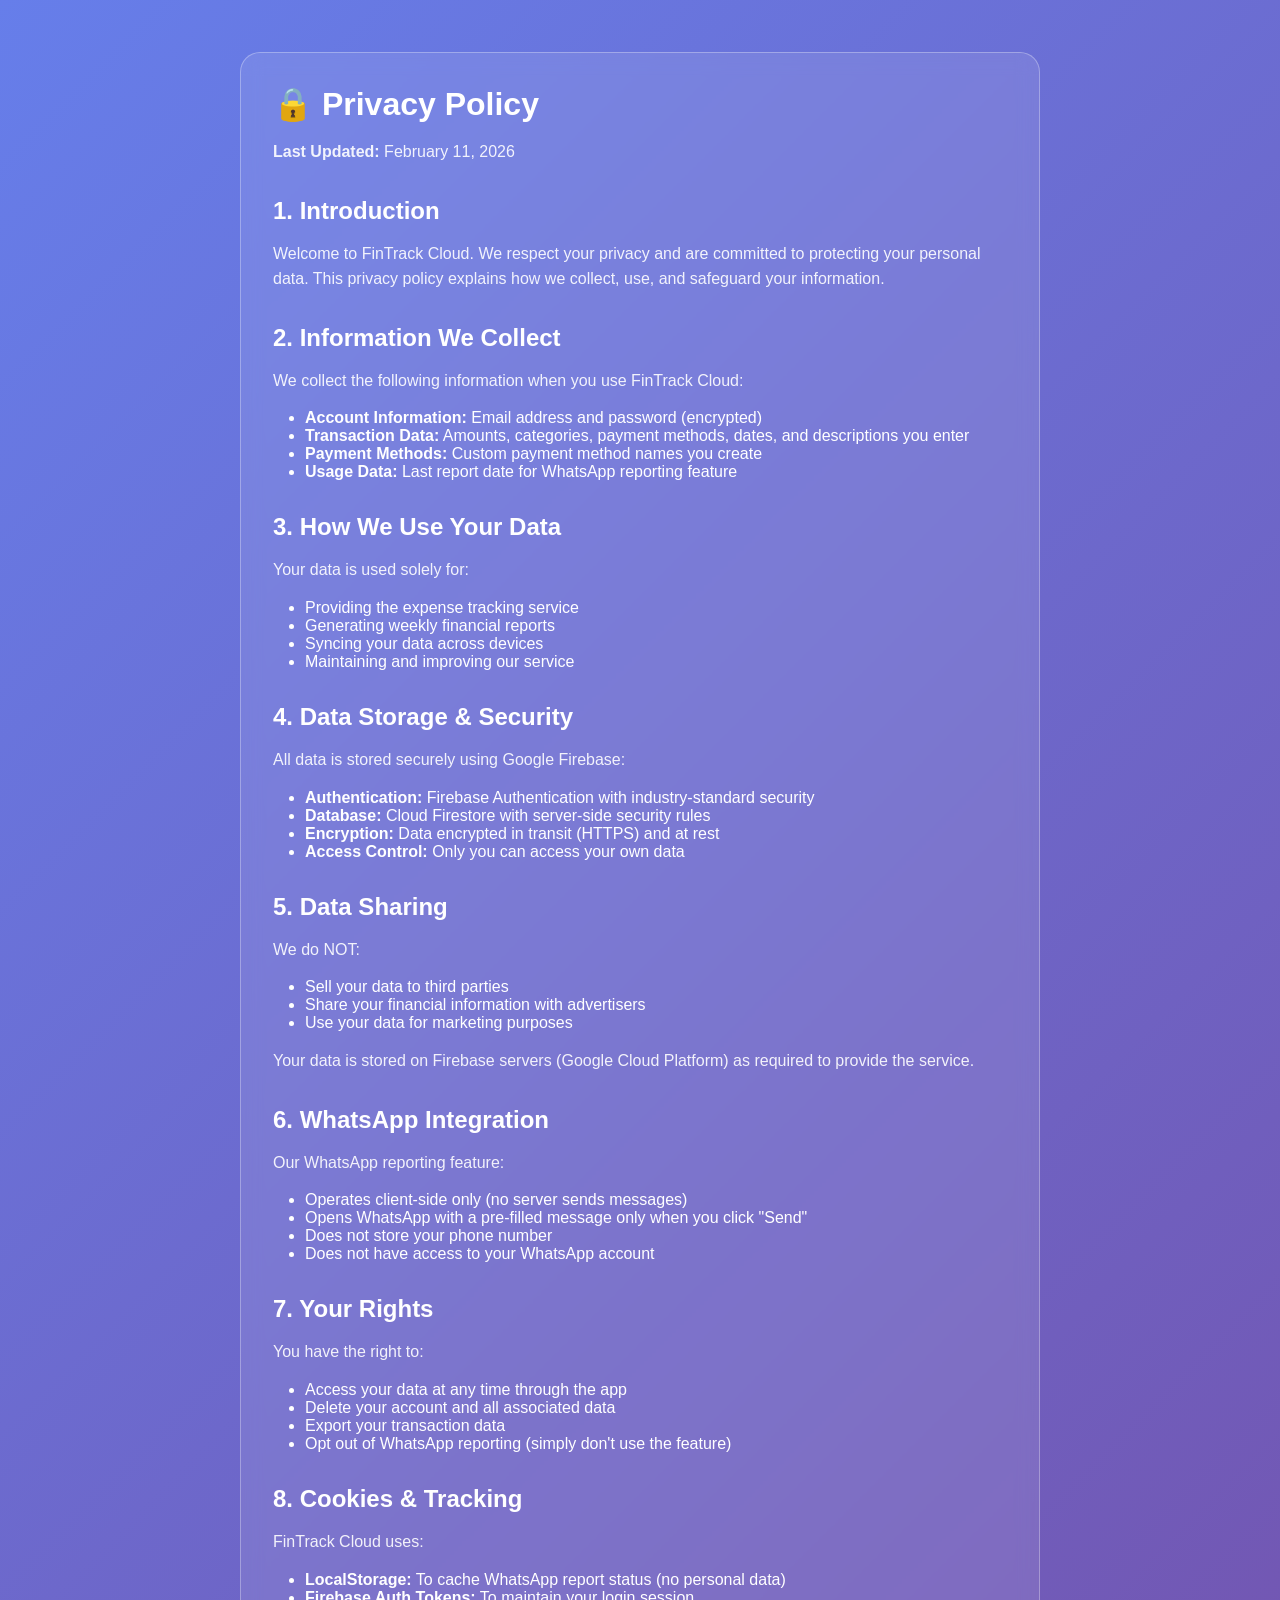
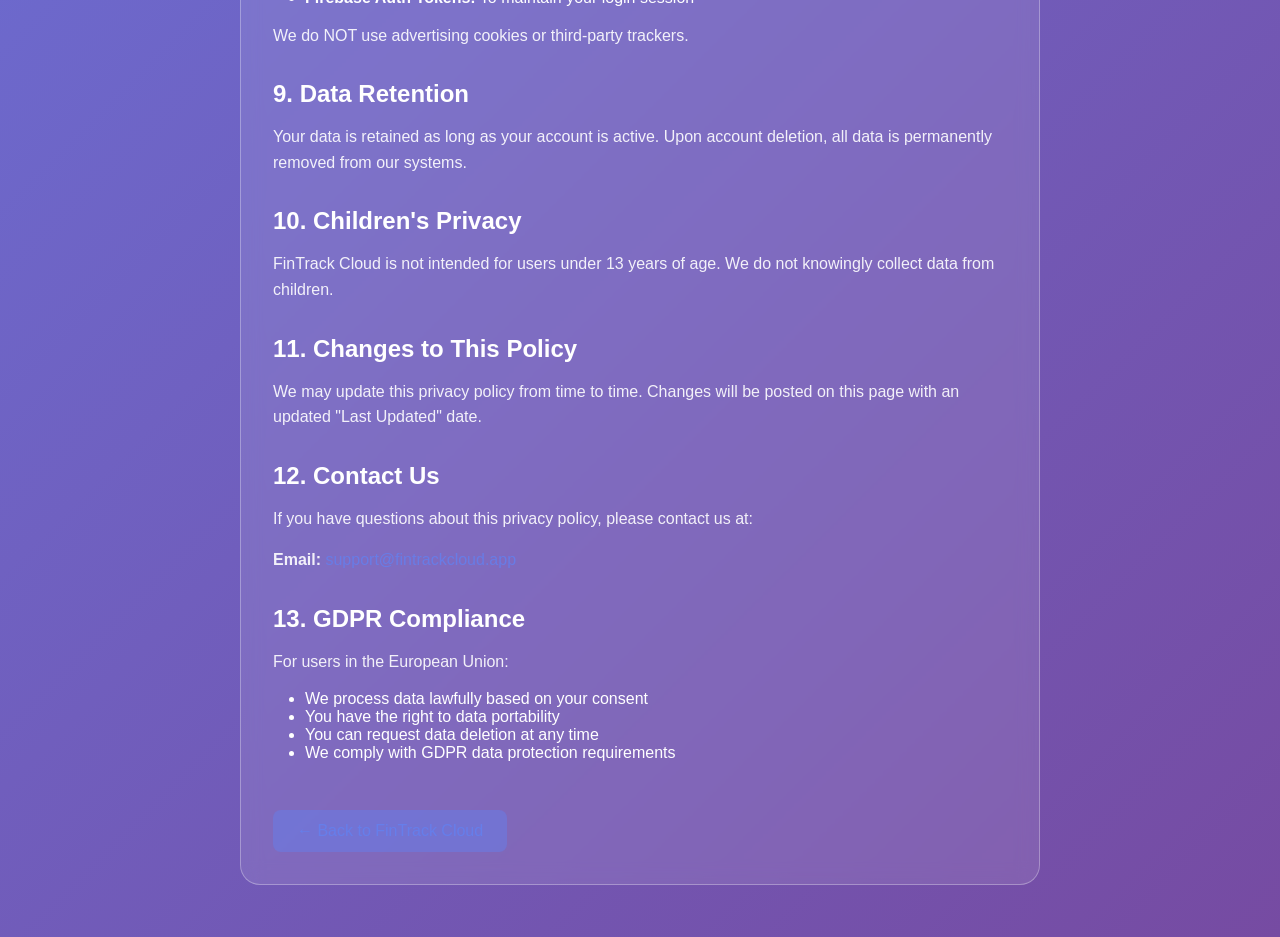
<file: public/privacy.html>
<!DOCTYPE html>
<html lang="en">

<head>
    <meta charset="UTF-8">
    <meta name="viewport" content="width=device-width, initial-scale=1.0">
    <title>Privacy Policy - FinTrack Cloud</title>
    <link rel="stylesheet" href="css/styles.css">
    <style>
        .legal-page {
            max-width: 800px;
            margin: 2rem auto;
            padding: 2rem;
            background: rgba(255, 255, 255, 0.1);
            backdrop-filter: blur(10px);
            border-radius: 20px;
            border: 1px solid rgba(255, 255, 255, 0.3);
            color: white;
        }

        .legal-page h1 {
            font-size: 2rem;
            margin-bottom: 1rem;
        }

        .legal-page h2 {
            font-size: 1.5rem;
            margin-top: 2rem;
            margin-bottom: 1rem;
        }

        .legal-page p {
            line-height: 1.6;
            margin-bottom: 1rem;
            opacity: 0.9;
        }

        .legal-page ul {
            margin-left: 2rem;
            margin-bottom: 1rem;
        }

        .legal-page a {
            color: #667eea;
            text-decoration: none;
        }

        .back-link {
            display: inline-block;
            margin-top: 2rem;
            padding: 0.75rem 1.5rem;
            background: rgba(102, 126, 234, 0.5);
            border-radius: 8px;
            color: white;
            text-decoration: none;
        }
    </style>
</head>

<body>
    <div class="legal-page">
        <h1>🔒 Privacy Policy</h1>
        <p><strong>Last Updated:</strong> February 11, 2026</p>

        <h2>1. Introduction</h2>
        <p>Welcome to FinTrack Cloud. We respect your privacy and are committed to protecting your personal data. This
            privacy policy explains how we collect, use, and safeguard your information.</p>

        <h2>2. Information We Collect</h2>
        <p>We collect the following information when you use FinTrack Cloud:</p>
        <ul>
            <li><strong>Account Information:</strong> Email address and password (encrypted)</li>
            <li><strong>Transaction Data:</strong> Amounts, categories, payment methods, dates, and descriptions you
                enter</li>
            <li><strong>Payment Methods:</strong> Custom payment method names you create</li>
            <li><strong>Usage Data:</strong> Last report date for WhatsApp reporting feature</li>
        </ul>

        <h2>3. How We Use Your Data</h2>
        <p>Your data is used solely for:</p>
        <ul>
            <li>Providing the expense tracking service</li>
            <li>Generating weekly financial reports</li>
            <li>Syncing your data across devices</li>
            <li>Maintaining and improving our service</li>
        </ul>

        <h2>4. Data Storage & Security</h2>
        <p>All data is stored securely using Google Firebase:</p>
        <ul>
            <li><strong>Authentication:</strong> Firebase Authentication with industry-standard security</li>
            <li><strong>Database:</strong> Cloud Firestore with server-side security rules</li>
            <li><strong>Encryption:</strong> Data encrypted in transit (HTTPS) and at rest</li>
            <li><strong>Access Control:</strong> Only you can access your own data</li>
        </ul>

        <h2>5. Data Sharing</h2>
        <p>We do NOT:</p>
        <ul>
            <li>Sell your data to third parties</li>
            <li>Share your financial information with advertisers</li>
            <li>Use your data for marketing purposes</li>
        </ul>
        <p>Your data is stored on Firebase servers (Google Cloud Platform) as required to provide the service.</p>

        <h2>6. WhatsApp Integration</h2>
        <p>Our WhatsApp reporting feature:</p>
        <ul>
            <li>Operates client-side only (no server sends messages)</li>
            <li>Opens WhatsApp with a pre-filled message only when you click "Send"</li>
            <li>Does not store your phone number</li>
            <li>Does not have access to your WhatsApp account</li>
        </ul>

        <h2>7. Your Rights</h2>
        <p>You have the right to:</p>
        <ul>
            <li>Access your data at any time through the app</li>
            <li>Delete your account and all associated data</li>
            <li>Export your transaction data</li>
            <li>Opt out of WhatsApp reporting (simply don't use the feature)</li>
        </ul>

        <h2>8. Cookies & Tracking</h2>
        <p>FinTrack Cloud uses:</p>
        <ul>
            <li><strong>LocalStorage:</strong> To cache WhatsApp report status (no personal data)</li>
            <li><strong>Firebase Auth Tokens:</strong> To maintain your login session</li>
        </ul>
        <p>We do NOT use advertising cookies or third-party trackers.</p>

        <h2>9. Data Retention</h2>
        <p>Your data is retained as long as your account is active. Upon account deletion, all data is permanently
            removed from our systems.</p>

        <h2>10. Children's Privacy</h2>
        <p>FinTrack Cloud is not intended for users under 13 years of age. We do not knowingly collect data from
            children.</p>

        <h2>11. Changes to This Policy</h2>
        <p>We may update this privacy policy from time to time. Changes will be posted on this page with an updated
            "Last Updated" date.</p>

        <h2>12. Contact Us</h2>
        <p>If you have questions about this privacy policy, please contact us at:</p>
        <p><strong>Email:</strong> <a href="mailto:support@fintrackcloud.app">support@fintrackcloud.app</a></p>

        <h2>13. GDPR Compliance</h2>
        <p>For users in the European Union:</p>
        <ul>
            <li>We process data lawfully based on your consent</li>
            <li>You have the right to data portability</li>
            <li>You can request data deletion at any time</li>
            <li>We comply with GDPR data protection requirements</li>
        </ul>

        <a href="/" class="back-link">← Back to FinTrack Cloud</a>
    </div>
</body>

</html>
</file>
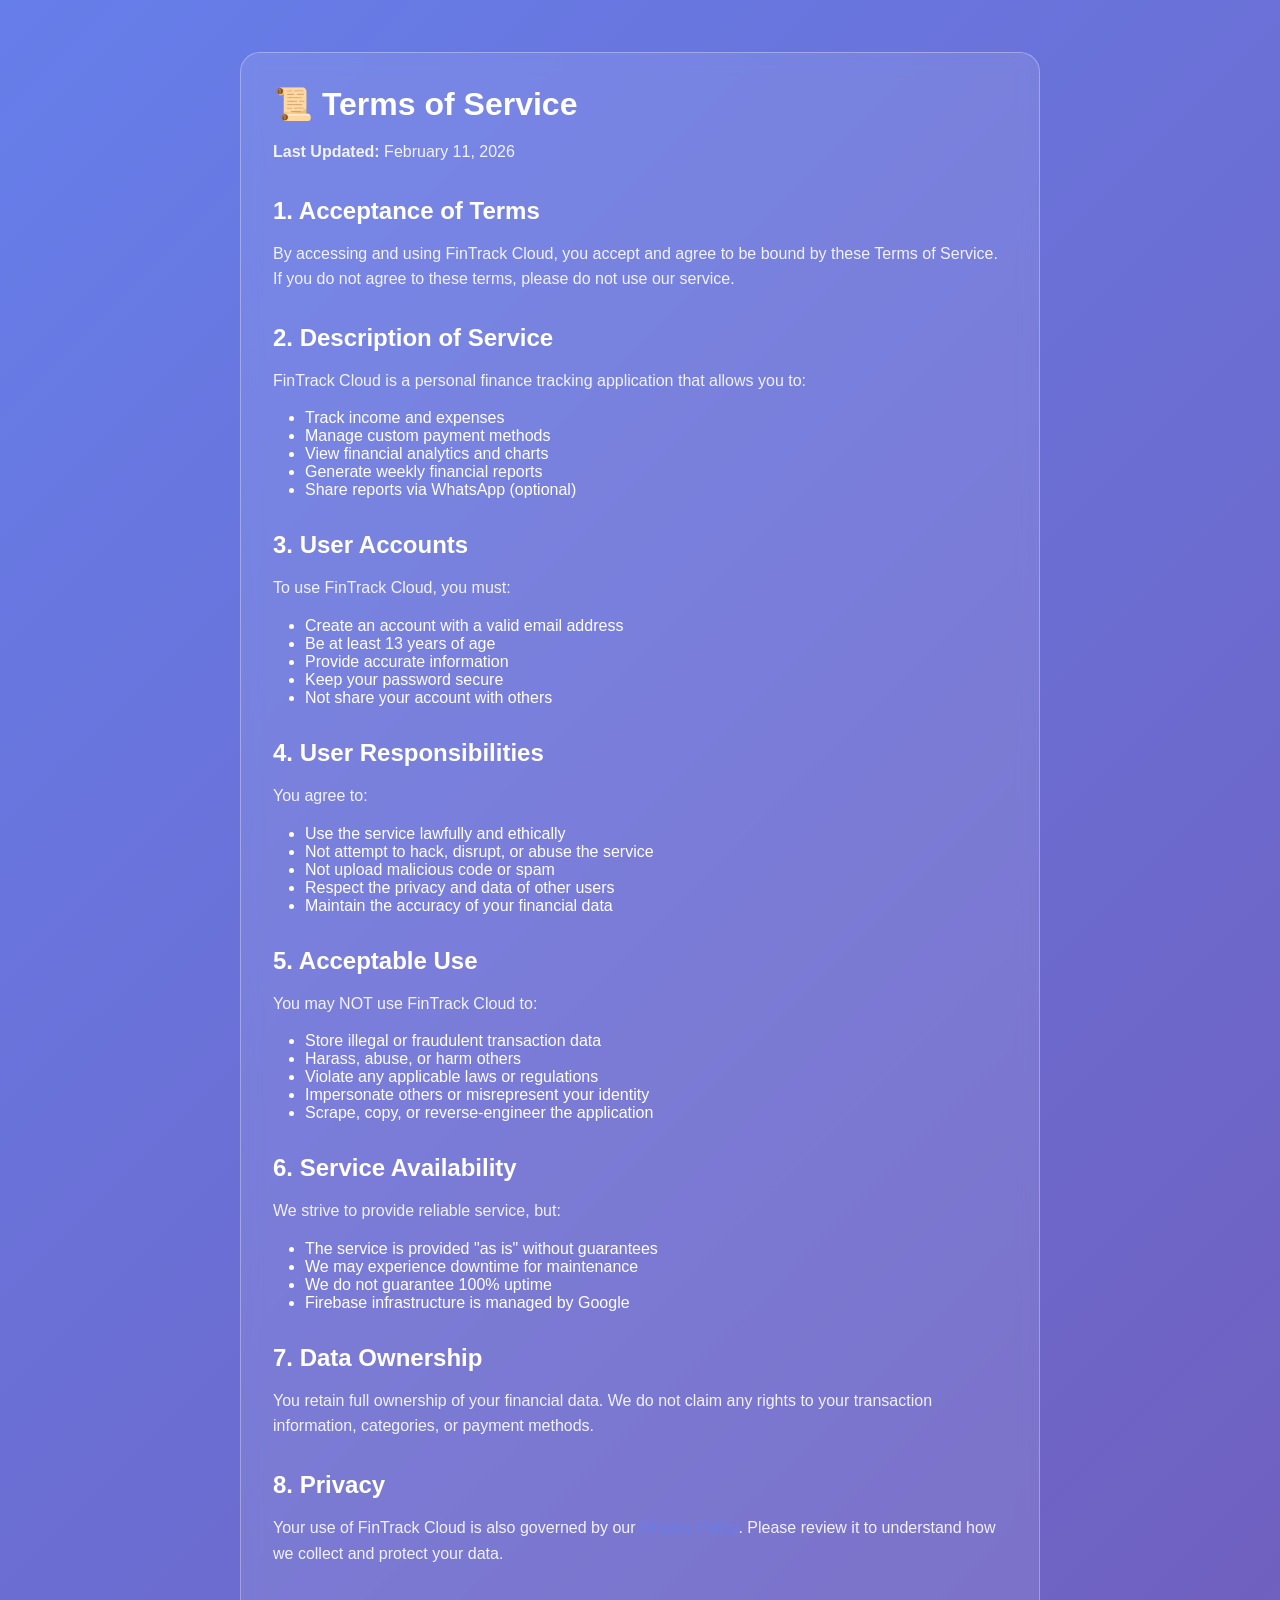
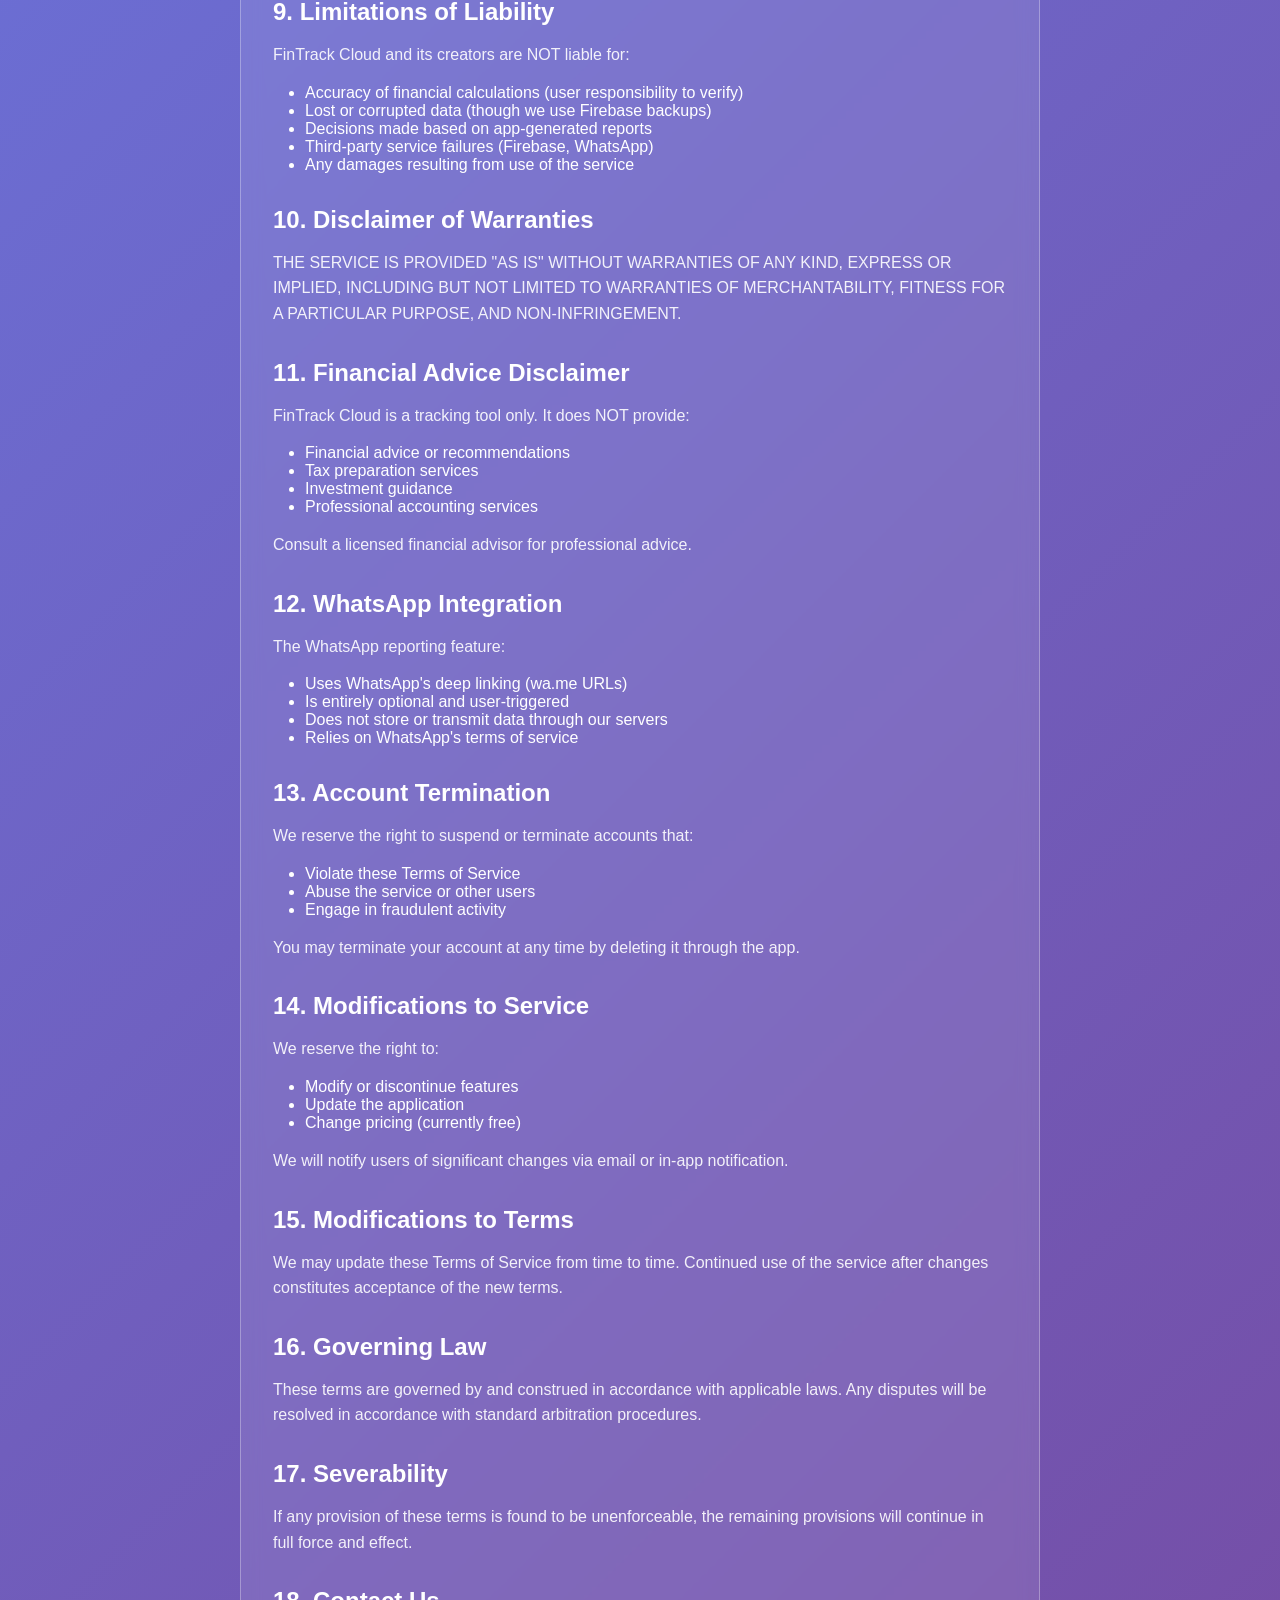
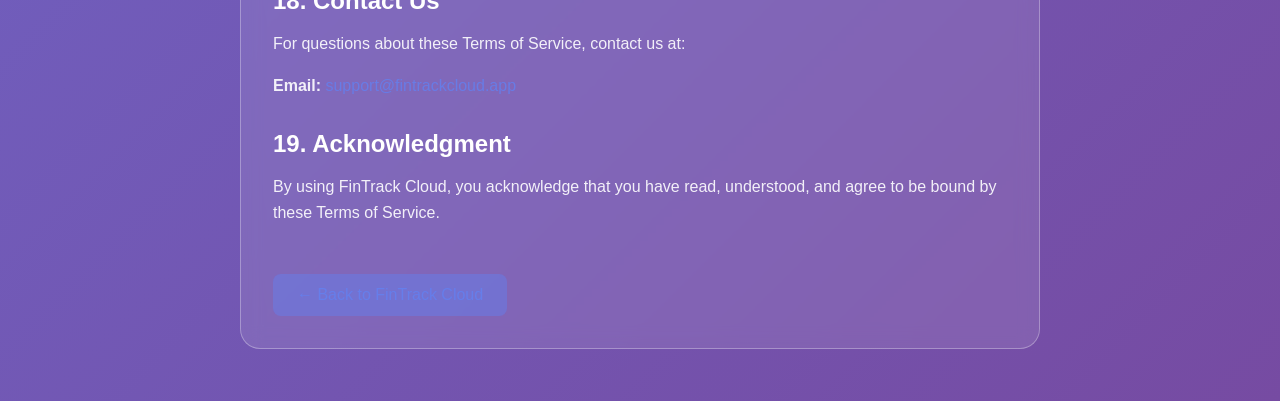
<file: public/terms.html>
<!DOCTYPE html>
<html lang="en">

<head>
    <meta charset="UTF-8">
    <meta name="viewport" content="width=device-width, initial-scale=1.0">
    <title>Terms of Service - FinTrack Cloud</title>
    <link rel="stylesheet" href="css/styles.css">
    <style>
        .legal-page {
            max-width: 800px;
            margin: 2rem auto;
            padding: 2rem;
            background: rgba(255, 255, 255, 0.1);
            backdrop-filter: blur(10px);
            border-radius: 20px;
            border: 1px solid rgba(255, 255, 255, 0.3);
            color: white;
        }

        .legal-page h1 {
            font-size: 2rem;
            margin-bottom: 1rem;
        }

        .legal-page h2 {
            font-size: 1.5rem;
            margin-top: 2rem;
            margin-bottom: 1rem;
        }

        .legal-page p {
            line-height: 1.6;
            margin-bottom: 1rem;
            opacity: 0.9;
        }

        .legal-page ul {
            margin-left: 2rem;
            margin-bottom: 1rem;
        }

        .legal-page a {
            color: #667eea;
            text-decoration: none;
        }

        .back-link {
            display: inline-block;
            margin-top: 2rem;
            padding: 0.75rem 1.5rem;
            background: rgba(102, 126, 234, 0.5);
            border-radius: 8px;
            color: white;
            text-decoration: none;
        }
    </style>
</head>

<body>
    <div class="legal-page">
        <h1>📜 Terms of Service</h1>
        <p><strong>Last Updated:</strong> February 11, 2026</p>

        <h2>1. Acceptance of Terms</h2>
        <p>By accessing and using FinTrack Cloud, you accept and agree to be bound by these Terms of Service. If you do
            not agree to these terms, please do not use our service.</p>

        <h2>2. Description of Service</h2>
        <p>FinTrack Cloud is a personal finance tracking application that allows you to:</p>
        <ul>
            <li>Track income and expenses</li>
            <li>Manage custom payment methods</li>
            <li>View financial analytics and charts</li>
            <li>Generate weekly financial reports</li>
            <li>Share reports via WhatsApp (optional)</li>
        </ul>

        <h2>3. User Accounts</h2>
        <p>To use FinTrack Cloud, you must:</p>
        <ul>
            <li>Create an account with a valid email address</li>
            <li>Be at least 13 years of age</li>
            <li>Provide accurate information</li>
            <li>Keep your password secure</li>
            <li>Not share your account with others</li>
        </ul>

        <h2>4. User Responsibilities</h2>
        <p>You agree to:</p>
        <ul>
            <li>Use the service lawfully and ethically</li>
            <li>Not attempt to hack, disrupt, or abuse the service</li>
            <li>Not upload malicious code or spam</li>
            <li>Respect the privacy and data of other users</li>
            <li>Maintain the accuracy of your financial data</li>
        </ul>

        <h2>5. Acceptable Use</h2>
        <p>You may NOT use FinTrack Cloud to:</p>
        <ul>
            <li>Store illegal or fraudulent transaction data</li>
            <li>Harass, abuse, or harm others</li>
            <li>Violate any applicable laws or regulations</li>
            <li>Impersonate others or misrepresent your identity</li>
            <li>Scrape, copy, or reverse-engineer the application</li>
        </ul>

        <h2>6. Service Availability</h2>
        <p>We strive to provide reliable service, but:</p>
        <ul>
            <li>The service is provided "as is" without guarantees</li>
            <li>We may experience downtime for maintenance</li>
            <li>We do not guarantee 100% uptime</li>
            <li>Firebase infrastructure is managed by Google</li>
        </ul>

        <h2>7. Data Ownership</h2>
        <p>You retain full ownership of your financial data. We do not claim any rights to your transaction information,
            categories, or payment methods.</p>

        <h2>8. Privacy</h2>
        <p>Your use of FinTrack Cloud is also governed by our <a href="/privacy.html">Privacy Policy</a>. Please review
            it to understand how we collect and protect your data.</p>

        <h2>9. Limitations of Liability</h2>
        <p>FinTrack Cloud and its creators are NOT liable for:</p>
        <ul>
            <li>Accuracy of financial calculations (user responsibility to verify)</li>
            <li>Lost or corrupted data (though we use Firebase backups)</li>
            <li>Decisions made based on app-generated reports</li>
            <li>Third-party service failures (Firebase, WhatsApp)</li>
            <li>Any damages resulting from use of the service</li>
        </ul>

        <h2>10. Disclaimer of Warranties</h2>
        <p>THE SERVICE IS PROVIDED "AS IS" WITHOUT WARRANTIES OF ANY KIND, EXPRESS OR IMPLIED, INCLUDING BUT NOT LIMITED
            TO WARRANTIES OF MERCHANTABILITY, FITNESS FOR A PARTICULAR PURPOSE, AND NON-INFRINGEMENT.</p>

        <h2>11. Financial Advice Disclaimer</h2>
        <p>FinTrack Cloud is a tracking tool only. It does NOT provide:</p>
        <ul>
            <li>Financial advice or recommendations</li>
            <li>Tax preparation services</li>
            <li>Investment guidance</li>
            <li>Professional accounting services</li>
        </ul>
        <p>Consult a licensed financial advisor for professional advice.</p>

        <h2>12. WhatsApp Integration</h2>
        <p>The WhatsApp reporting feature:</p>
        <ul>
            <li>Uses WhatsApp's deep linking (wa.me URLs)</li>
            <li>Is entirely optional and user-triggered</li>
            <li>Does not store or transmit data through our servers</li>
            <li>Relies on WhatsApp's terms of service</li>
        </ul>

        <h2>13. Account Termination</h2>
        <p>We reserve the right to suspend or terminate accounts that:</p>
        <ul>
            <li>Violate these Terms of Service</li>
            <li>Abuse the service or other users</li>
            <li>Engage in fraudulent activity</li>
        </ul>
        <p>You may terminate your account at any time by deleting it through the app.</p>

        <h2>14. Modifications to Service</h2>
        <p>We reserve the right to:</p>
        <ul>
            <li>Modify or discontinue features</li>
            <li>Update the application</li>
            <li>Change pricing (currently free)</li>
        </ul>
        <p>We will notify users of significant changes via email or in-app notification.</p>

        <h2>15. Modifications to Terms</h2>
        <p>We may update these Terms of Service from time to time. Continued use of the service after changes
            constitutes acceptance of the new terms.</p>

        <h2>16. Governing Law</h2>
        <p>These terms are governed by and construed in accordance with applicable laws. Any disputes will be resolved
            in accordance with standard arbitration procedures.</p>

        <h2>17. Severability</h2>
        <p>If any provision of these terms is found to be unenforceable, the remaining provisions will continue in full
            force and effect.</p>

        <h2>18. Contact Us</h2>
        <p>For questions about these Terms of Service, contact us at:</p>
        <p><strong>Email:</strong> <a href="mailto:support@fintrackcloud.app">support@fintrackcloud.app</a></p>

        <h2>19. Acknowledgment</h2>
        <p>By using FinTrack Cloud, you acknowledge that you have read, understood, and agree to be bound by these Terms
            of Service.</p>

        <a href="/" class="back-link">← Back to FinTrack Cloud</a>
    </div>
</body>

</html>
</file>
<file: public/css/styles.css>
/* ========================================
   GLASSMORPHISM EXPENSE TRACKER DESIGN
   Deep Royal Blue/Purple Gradient Theme
   ======================================== */

:root {
    /* Color Palette */
    --gradient-primary: linear-gradient(135deg, #667eea 0%, #764ba2 100%);
    --gradient-secondary: linear-gradient(135deg, #f093fb 0%, #f5576c 100%);
    --glass-bg: rgba(255, 255, 255, 0.1);
    --glass-border: rgba(255, 255, 255, 0.2);
    --text-primary: #ffffff;
    --text-secondary: rgba(255, 255, 255, 0.8);
    --success-green: #10b981;
    --danger-red: #ef4444;
    --warning-yellow: #f59e0b;

    /* Shadows */
    --shadow-glass: 0 8px 32px 0 rgba(31, 38, 135, 0.37);
    --shadow-hover: 0 12px 40px 0 rgba(31, 38, 135, 0.5);
}

* {
    margin: 0;
    padding: 0;
    box-sizing: border-box;
}

body {
    font-family: 'Inter', -apple-system, BlinkMacSystemFont, 'Segoe UI', Roboto, sans-serif;
    background: var(--gradient-primary);
    min-height: 100vh;
    color: var(--text-primary);
    padding: 20px;
    overflow-x: hidden;
}

/* ========================================
   AUTH VIEW (Login/Signup)
   ======================================== */
.auth-container {
    display: flex;
    justify-content: center;
    align-items: center;
    min-height: 100vh;
    padding: 20px;
}

.auth-card {
    background: var(--glass-bg);
    backdrop-filter: blur(16px);
    -webkit-backdrop-filter: blur(16px);
    border-radius: 20px;
    border: 1px solid var(--glass-border);
    box-shadow: var(--shadow-glass);
    padding: 40px;
    max-width: 420px;
    width: 100%;
    animation: slideIn 0.5s ease-out;
}

@keyframes slideIn {
    from {
        opacity: 0;
        transform: translateY(30px);
    }

    to {
        opacity: 1;
        transform: translateY(0);
    }
}

.auth-card h1 {
    font-size: 2.5rem;
    margin-bottom: 10px;
    text-align: center;
    background: linear-gradient(135deg, #ffd700 0%, #fff 100%);
    -webkit-background-clip: text;
    -webkit-text-fill-color: transparent;
}

.auth-subtitle {
    text-align: center;
    color: var(--text-secondary);
    margin-bottom: 30px;
    font-size: 0.95rem;
}

.auth-tabs {
    display: flex;
    gap: 10px;
    margin-bottom: 25px;
}

.tab-btn {
    flex: 1;
    padding: 12px;
    background: transparent;
    border: 1px solid var(--glass-border);
    border-radius: 10px;
    color: var(--text-secondary);
    font-size: 1rem;
    cursor: pointer;
    transition: all 0.3s ease;
}

.tab-btn.active {
    background: rgba(255, 255, 255, 0.2);
    color: var(--text-primary);
    border-color: rgba(255, 255, 255, 0.4);
}

.auth-form {
    display: flex;
    flex-direction: column;
    gap: 20px;
}

.auth-form.hidden {
    display: none;
}

.form-group {
    display: flex;
    flex-direction: column;
    gap: 8px;
}

.form-group label {
    font-size: 0.9rem;
    color: var(--text-secondary);
    font-weight: 500;
}

.form-group input,
.form-group select {
    padding: 12px 16px;
    background: rgba(255, 255, 255, 0.15);
    border: 1px solid var(--glass-border);
    border-radius: 10px;
    color: var(--text-primary);
    font-size: 1rem;
    transition: all 0.3s ease;
}

.form-group input::placeholder {
    color: rgba(255, 255, 255, 0.5);
}

.form-group input:focus,
.form-group select:focus {
    outline: none;
    border-color: rgba(255, 255, 255, 0.5);
    background: rgba(255, 255, 255, 0.2);
}

.btn-primary {
    padding: 14px;
    background: linear-gradient(135deg, #ffd700 0%, #ffa500 100%);
    border: none;
    border-radius: 10px;
    color: #000;
    font-size: 1rem;
    font-weight: 600;
    cursor: pointer;
    transition: all 0.3s ease;
    box-shadow: 0 4px 15px rgba(255, 215, 0, 0.4);
}

.btn-primary:hover {
    transform: translateY(-2px);
    box-shadow: 0 6px 20px rgba(255, 215, 0, 0.6);
}

.btn-primary:active {
    transform: translateY(0);
}

.error-message {
    color: var(--danger-red);
    font-size: 0.85rem;
    text-align: center;
    min-height: 20px;
}

/* ========================================
   DASHBOARD VIEW
   ======================================== */
.dashboard-container {
    max-width: 1200px;
    margin: 0 auto;
    animation: fadeIn 0.5s ease-out;
}

@keyframes fadeIn {
    from {
        opacity: 0;
    }

    to {
        opacity: 1;
    }
}

.dashboard-header {
    display: flex;
    justify-content: space-between;
    align-items: center;
    margin-bottom: 30px;
    padding: 20px;
    background: var(--glass-bg);
    backdrop-filter: blur(16px);
    border-radius: 15px;
    border: 1px solid var(--glass-border);
}

.dashboard-header h1 {
    font-size: 2rem;
}

.header-actions {
    display: flex;
    align-items: center;
    gap: 15px;
}

.user-email {
    color: var(--text-secondary);
    font-size: 0.9rem;
}

.btn-secondary {
    padding: 10px 20px;
    background: rgba(255, 255, 255, 0.2);
    border: 1px solid var(--glass-border);
    border-radius: 8px;
    color: var(--text-primary);
    cursor: pointer;
    transition: all 0.3s ease;
}

.btn-secondary:hover {
    background: rgba(255, 255, 255, 0.3);
}

/* Summary Cards */
.summary-cards {
    display: grid;
    grid-template-columns: repeat(auto-fit, minmax(280px, 1fr));
    gap: 20px;
    margin-bottom: 30px;
}

.card {
    background: var(--glass-bg);
    backdrop-filter: blur(16px);
    border-radius: 15px;
    border: 1px solid var(--glass-border);
    padding: 25px;
    box-shadow: var(--shadow-glass);
    transition: all 0.3s ease;
}

.card:hover {
    transform: translateY(-5px);
    box-shadow: var(--shadow-hover);
}

.card h3 {
    font-size: 0.95rem;
    color: var(--text-secondary);
    margin-bottom: 15px;
    text-transform: uppercase;
    letter-spacing: 1px;
}

.card .amount {
    font-size: 2rem;
    font-weight: 700;
    color: var(--text-primary);
}

.card .breakdown {
    margin-top: 20px;
    display: flex;
    flex-direction: column;
    gap: 12px;
    padding-top: 20px;
    border-top: 1px solid rgba(255, 255, 255, 0.2);
}

.breakdown>div {
    display: flex;
    justify-content: space-between;
    align-items: center;
    font-size: 0.95rem;
}

.value-negative {
    color: var(--danger-red);
    font-weight: 600;
}

.value-positive {
    color: var(--success-green);
    font-weight: 600;
}

.value-red {
    color: var(--danger-red);
    font-weight: 600;
}

.value-green {
    color: var(--success-green);
    font-weight: 600;
}

/* Chart Section */
.chart-section {
    background: var(--glass-bg);
    backdrop-filter: blur(16px);
    border-radius: 15px;
    border: 1px solid var(--glass-border);
    padding: 30px;
    margin-bottom: 30px;
}

.chart-section h2 {
    font-size: 1.5rem;
    margin-bottom: 20px;
}

.chart-container {
    max-width: 500px;
    margin: 0 auto;
}

/* Form Section */
.form-section {
    background: var(--glass-bg);
    backdrop-filter: blur(16px);
    border-radius: 15px;
    border: 1px solid var(--glass-border);
    padding: 30px;
    margin-bottom: 30px;
}

.form-section h2 {
    font-size: 1.5rem;
    margin-bottom: 20px;
}

.transaction-form {
    display: flex;
    flex-direction: column;
    gap: 20px;
}

.form-row {
    display: grid;
    grid-template-columns: 1fr 1fr;
    gap: 20px;
}

@media (max-width: 768px) {
    .form-row {
        grid-template-columns: 1fr;
    }
}

/* Filter Section */
.filter-section {
    background: var(--glass-bg);
    backdrop-filter: blur(16px);
    border-radius: 15px;
    border: 1px solid var(--glass-border);
    padding: 25px;
    margin-bottom: 20px;
}

.filter-section h2 {
    font-size: 1.5rem;
    margin-bottom: 15px;
}

.filter-buttons {
    display: flex;
    gap: 10px;
    flex-wrap: wrap;
}

.filter-btn {
    padding: 10px 20px;
    background: rgba(255, 255, 255, 0.15);
    border: 1px solid var(--glass-border);
    border-radius: 8px;
    color: var(--text-secondary);
    cursor: pointer;
    transition: all 0.3s ease;
}

.filter-btn.active {
    background: rgba(255, 255, 255, 0.3);
    color: var(--text-primary);
    border-color: rgba(255, 255, 255, 0.5);
}

.btn-toggle {
    padding: 10px 20px;
    background: linear-gradient(135deg, #667eea 0%, #764ba2 100%);
    border: 1px solid var(--glass-border);
    border-radius: 8px;
    color: var(--text-primary);
    cursor: pointer;
    transition: all 0.3s ease;
    margin-left: auto;
}

.btn-toggle:hover {
    transform: translateY(-2px);
    box-shadow: 0 4px 15px rgba(102, 126, 234, 0.5);
}

/* Transaction List */
.transaction-list {
    background: var(--glass-bg);
    backdrop-filter: blur(16px);
    border-radius: 15px;
    border: 1px solid var(--glass-border);
    padding: 25px;
    animation: expandIn 0.3s ease-out;
}

@keyframes expandIn {
    from {
        opacity: 0;
        max-height: 0;
    }

    to {
        opacity: 1;
        max-height: 1000px;
    }
}

.transaction-item {
    background: rgba(255, 255, 255, 0.1);
    border-radius: 10px;
    padding: 15px;
    margin-bottom: 10px;
    display: grid;
    grid-template-columns: auto 1fr auto auto;
    gap: 15px;
    align-items: center;
    transition: all 0.3s ease;
}

.transaction-item:hover {
    background: rgba(255, 255, 255, 0.15);
    transform: translateX(5px);
}

.transaction-item .amount {
    font-size: 1.2rem;
    font-weight: 700;
}

.transaction-item .positive {
    color: var(--danger-red);
}

.transaction-item .negative {
    color: var(--success-green);
}

.transaction-item .details {
    display: flex;
    flex-direction: column;
    gap: 5px;
}

.transaction-item .category {
    font-weight: 600;
}

.transaction-item .description {
    font-size: 0.85rem;
    color: var(--text-secondary);
}

.transaction-item .meta {
    font-size: 0.8rem;
    color: rgba(255, 255, 255, 0.6);
}

.transaction-item .actions {
    display: flex;
    gap: 10px;
}

.btn-edit,
.btn-delete,
.btn-save,
.btn-cancel {
    padding: 6px 12px;
    border-radius: 6px;
    border: none;
    cursor: pointer;
    font-size: 0.85rem;
    transition: all 0.3s ease;
}

.btn-edit {
    background: rgba(59, 130, 246, 0.6);
    color: white;
}

.btn-delete {
    background: rgba(239, 68, 68, 0.6);
    color: white;
}

.btn-save {
    background: rgba(16, 185, 129, 0.6);
    color: white;
}

.btn-cancel {
    background: rgba(107, 114, 128, 0.6);
    color: white;
}

.btn-edit:hover,
.btn-delete:hover,
.btn-save:hover,
.btn-cancel:hover {
    transform: scale(1.05);
    filter: brightness(1.2);
}

.no-data {
    text-align: center;
    color: var(--text-secondary);
    padding: 40px;
    font-style: italic;
}

.hidden {
    display: none !important;
}

/* ========================================
   GLASSMORPHISM MODALS
   For WhatsApp Reporter & Payment Methods
   ======================================== */

/* Modal Overlay */
.glass-modal-overlay {
    position: fixed;
    inset: 0;
    background: rgba(0, 0, 0, 0.5);
    backdrop-filter: blur(8px);
    -webkit-backdrop-filter: blur(8px);
    z-index: 1000;
    display: flex;
    align-items: center;
    justify-content: center;
    padding: 20px;
    animation: fadeIn 0.3s ease-out;
}

/* Glass Card for Modals */
.glass-card {
    background: rgba(255, 255, 255, 0.1);
    backdrop-filter: blur(16px);
    -webkit-backdrop-filter: blur(16px);
    border: 1px solid rgba(255, 255, 255, 0.3);
    box-shadow: 0 8px 32px 0 rgba(31, 38, 135, 0.37);
    border-radius: 16px;
    padding: 2rem;
    color: white;
    width: 90%;
    max-width: 500px;
    max-height: 90vh;
    overflow-y: auto;
    animation: slideInScale 0.3s ease-out;
}

@keyframes slideInScale {
    from {
        opacity: 0;
        transform: scale(0.9) translateY(-20px);
    }

    to {
        opacity: 1;
        transform: scale(1) translateY(0);
    }
}

/* Glass Input for Modals */
.glass-input {
    background: rgba(255, 255, 255, 0.1);
    border: 1px solid rgba(255, 255, 255, 0.3);
    color: white;
    border-radius: 10px;
    padding: 12px 16px;
    width: 100%;
    outline: none;
    transition: all 0.3s ease;
    font-size: 1rem;
}

.glass-input::placeholder {
    color: rgba(255, 255, 255, 0.5);
}

.glass-input:focus {
    border-color: rgba(255, 255, 255, 0.6);
    background: rgba(255, 255, 255, 0.15);
}

/* Report Preview Styling */
.report-preview pre {
    background: rgba(0, 0, 0, 0.3);
    padding: 1rem;
    border-radius: 10px;
    overflow-x: auto;
    font-size: 0.85rem;
    line-height: 1.6;
    white-space: pre-wrap;
    word-wrap: break-word;
}

/* Payment Methods List */
.methods-list {
    display: flex;
    flex-wrap: wrap;
    gap: 10px;
    margin: 1rem 0;
    min-height: 100px;
    padding: 1rem;
    background: rgba(0, 0, 0, 0.2);
    border-radius: 10px;
    border: 1px solid rgba(255, 255, 255, 0.1);
}

/* Payment Method Tag (Chip) */
.method-tag {
    display: inline-flex;
    align-items: center;
    gap: 8px;
    background: rgba(255, 255, 255, 0.2);
    border: 1px solid rgba(255, 255, 255, 0.3);
    border-radius: 20px;
    padding: 8px 12px;
    font-size: 0.9rem;
    color: white;
    transition: all 0.3s ease;
    animation: chipSlideIn 0.3s ease-out;
}

@keyframes chipSlideIn {
    from {
        opacity: 0;
        transform: scale(0.8);
    }

    to {
        opacity: 1;
        transform: scale(1);
    }
}

.method-tag:hover {
    background: rgba(255, 255, 255, 0.25);
    transform: translateY(-2px);
}

.delete-method-btn {
    background: rgba(239, 68, 68, 0.6);
    border: none;
    color: white;
    width: 24px;
    height: 24px;
    border-radius: 50%;
    display: flex;
    align-items: center;
    justify-content: center;
    cursor: pointer;
    font-size: 1.2rem;
    line-height: 1;
    transition: all 0.2s ease;
    padding: 0;
}

.delete-method-btn:hover {
    background: rgba(239, 68, 68, 0.9);
    transform: scale(1.1);
}

/* Manage Payment Methods Button */
.manage-methods-btn {
    padding: 8px 16px;
    background: rgba(102, 126, 234, 0.5);
    border: 1px solid rgba(255, 255, 255, 0.3);
    border-radius: 8px;
    color: white;
    cursor: pointer;
    font-size: 0.9rem;
    transition: all 0.3s ease;
    margin-top: 8px;
}

.manage-methods-btn:hover {
    background: rgba(102, 126, 234, 0.7);
    transform: translateY(-2px);
}

/* Form group with manage button */
.form-group-with-manage {
    position: relative;
}

/* Responsive Design */
@media (max-width: 768px) {
    .dashboard-header {
        flex-direction: column;
        gap: 15px;
        text-align: center;
    }

    .summary-cards {
        grid-template-columns: 1fr;
    }

    .transaction-item {
        grid-template-columns: 1fr;
        gap: 10px;
    }

    .filter-buttons {
        flex-direction: column;
    }

    .btn-toggle {
        margin-left: 0;
    }
}

/* Footer and Branding Styles */
.app-footer {
    text-align: center;
    padding: 2rem 1rem;
    color: rgba(255, 255, 255, 0.7);
    font-size: 0.9rem;
    border-top: 1px solid rgba(255, 255, 255, 0.1);
    margin-top: 3rem;
}

.app-footer a {
    color: rgba(255, 255, 255, 0.9);
    text-decoration: none;
    border-bottom: 1px solid transparent;
    transition: border-color 0.3s ease;
}

.app-footer a:hover {
    border-bottom-color: rgba(255, 255, 255, 0.5);
}

.legal-links {
    margin-top: 0.5rem;
    font-size: 0.85rem;
}

.app-branding {
    text-align: center;
    margin-bottom: 2rem;
}

.firebase-badge {
    opacity: 0.8;
    font-size: 0.85rem;
    margin-top: 0.5rem;
    color: rgba(255, 255, 255, 0.8);
}

/* ========================================
   TOAST NOTIFICATION
   ======================================== */
/* ========================================
   TOAST NOTIFICATION
   ======================================== */
.toast-notification {
    position: fixed;
    top: 20px;
    top: calc(20px + env(safe-area-inset-top));
    /* Respect notch/status bar */
    left: 50%;
    transform: translateX(-50%) translateY(-100px);
    /* Start above screen */
    background: rgba(255, 255, 255, 0.95);
    color: #333;
    padding: 12px 20px;
    /* Slightly smaller padding for mobile */
    border-radius: 50px;
    /* Pill shape looks better centered */
    box-shadow: 0 8px 30px rgba(0, 0, 0, 0.3);
    display: flex;
    align-items: center;
    gap: 12px;
    transition: transform 0.4s cubic-bezier(0.68, -0.55, 0.265, 1.55);
    z-index: 10000;
    min-width: 300px;
    max-width: 90%;
    /* Responsive width */
    border-left: none;
    /* remove side border */
    border: 1px solid rgba(0, 0, 0, 0.1);
}

.toast-notification.show {
    transform: translateX(-50%) translateY(0);
    /* Slide down to position */
}

/* Add colored indicator circle instead of border */
.toast-notification::before {
    content: '';
    width: 10px;
    height: 10px;
    border-radius: 50%;
    flex-shrink: 0;
}

.toast-notification.income::before {
    background-color: var(--success-green);
    box-shadow: 0 0 10px var(--success-green);
}

.toast-notification.expense::before {
    background-color: var(--danger-red);
    box-shadow: 0 0 10px var(--danger-red);
}

.toast-icon {
    font-size: 1.5rem;
}

.toast-content {
    display: flex;
    flex-direction: column;
}

.toast-title {
    font-weight: 700;
    font-size: 0.95rem;
    color: #1a1a1a;
}

.toast-message {
    font-size: 0.85rem;
    color: #666;
    margin-top: 2px;
}

/* Transaction Type Colors handled by ::before pseudo-element above */
/* Dynamic Value Colors */
.value-positive {
    color: var(--success-green) !important;
}

.value-negative {
    color: var(--danger-red) !important;
}

/* Edit Transaction Form */
.edit-form {
    display: grid;
    grid-template-columns: 1fr 1fr;
    gap: 15px;
    margin-bottom: 10px;
}

.edit-form input,
.edit-form select {
    width: 100%;
}

.edit-form .full-width {
    grid-column: span 2;
}

.edit-form .actions {
    grid-column: span 2;
    display: flex;
    justify-content: center;
    gap: 15px;
    margin-top: 10px;
}

/* Ensure buttons in edit form are visible */
.edit-form button {
    padding: 8px 24px;
}

/* Fix Dropdown Options Visibility */
option {
    background-color: #1f2937;
    /* Dark Grey */
    color: white;
}

/* Ensure Selects have Glass Style */
select.glass-input {
    appearance: none;
    background-image: url('data:image/svg+xml;charset=US-ASCII,%3Csvg%20xmlns%3D%22http%3A%2F%2Fwww.w3.org%2F2000%2Fsvg%22%20width%3D%22292.4%22%20height%3D%22292.4%22%3E%3Cpath%20fill%3D%22%23FFFFFF%22%20d%3D%22M287%2069.4a17.6%2017.6%200%200%200-13-5.4H18.4c-5%200-9.3%201.8-12.9%205.4A17.6%2017.6%200%200%200%200%2082.2c0%205%201.8%209.3%205.4%2012.9l128%20127.9c3.6%203.6%207.8%205.4%2012.8%205.4s9.2-1.8%2012.8-5.4L287%2095c3.5-3.5%205.4-7.8%205.4-12.8%200-5-1.9-9.2-5.5-12.8z%22%2F%3E%3C%2Fsvg%3E');
    background-repeat: no-repeat;
    background-position: right 1rem center;
    background-size: 0.65em auto;
    padding-right: 2.5rem;
}

/* Remove default arrow in IE */
select.glass-input::-ms-expand {
    display: none;
}

/* Chart Header with Dropdown */
.chart-header {
    display: flex;
    justify-content: space-between;
    align-items: center;
    margin-bottom: 15px;
    flex-wrap: wrap;
    gap: 10px;
}

.chart-filter-select {
    width: auto;
    min-width: 140px;
    padding: 8px 14px;
    font-size: 0.9rem;
}

/* Weekly Card breakdown matches Monthly */
.card-weekly {
    grid-column: span 1;
}
/* Auth Divider */
.auth-divider {
    display: flex;
    align-items: center;
    margin: 20px 0;
    gap: 15px;
}

.auth-divider::before,
.auth-divider::after {
    content: '';
    flex: 1;
    height: 1px;
    background: rgba(255, 255, 255, 0.2);
}

.auth-divider span {
    color: var(--text-secondary);
    font-size: 0.85rem;
    text-transform: uppercase;
    letter-spacing: 1px;
}

/* Google Sign-In Button */
.btn-google {
    display: flex;
    align-items: center;
    justify-content: center;
    gap: 12px;
    width: 100%;
    padding: 14px 20px;
    background: rgba(255, 255, 255, 0.95);
    color: #3c4043;
    border: none;
    border-radius: 8px;
    font-size: 1rem;
    font-weight: 500;
    cursor: pointer;
    transition: all 0.3s ease;
}

.btn-google:hover {
    background: rgba(255, 255, 255, 1);
    transform: translateY(-2px);
    box-shadow: 0 4px 15px rgba(255, 255, 255, 0.3);
}

.btn-google:active {
    transform: translateY(0);
}
</file>
